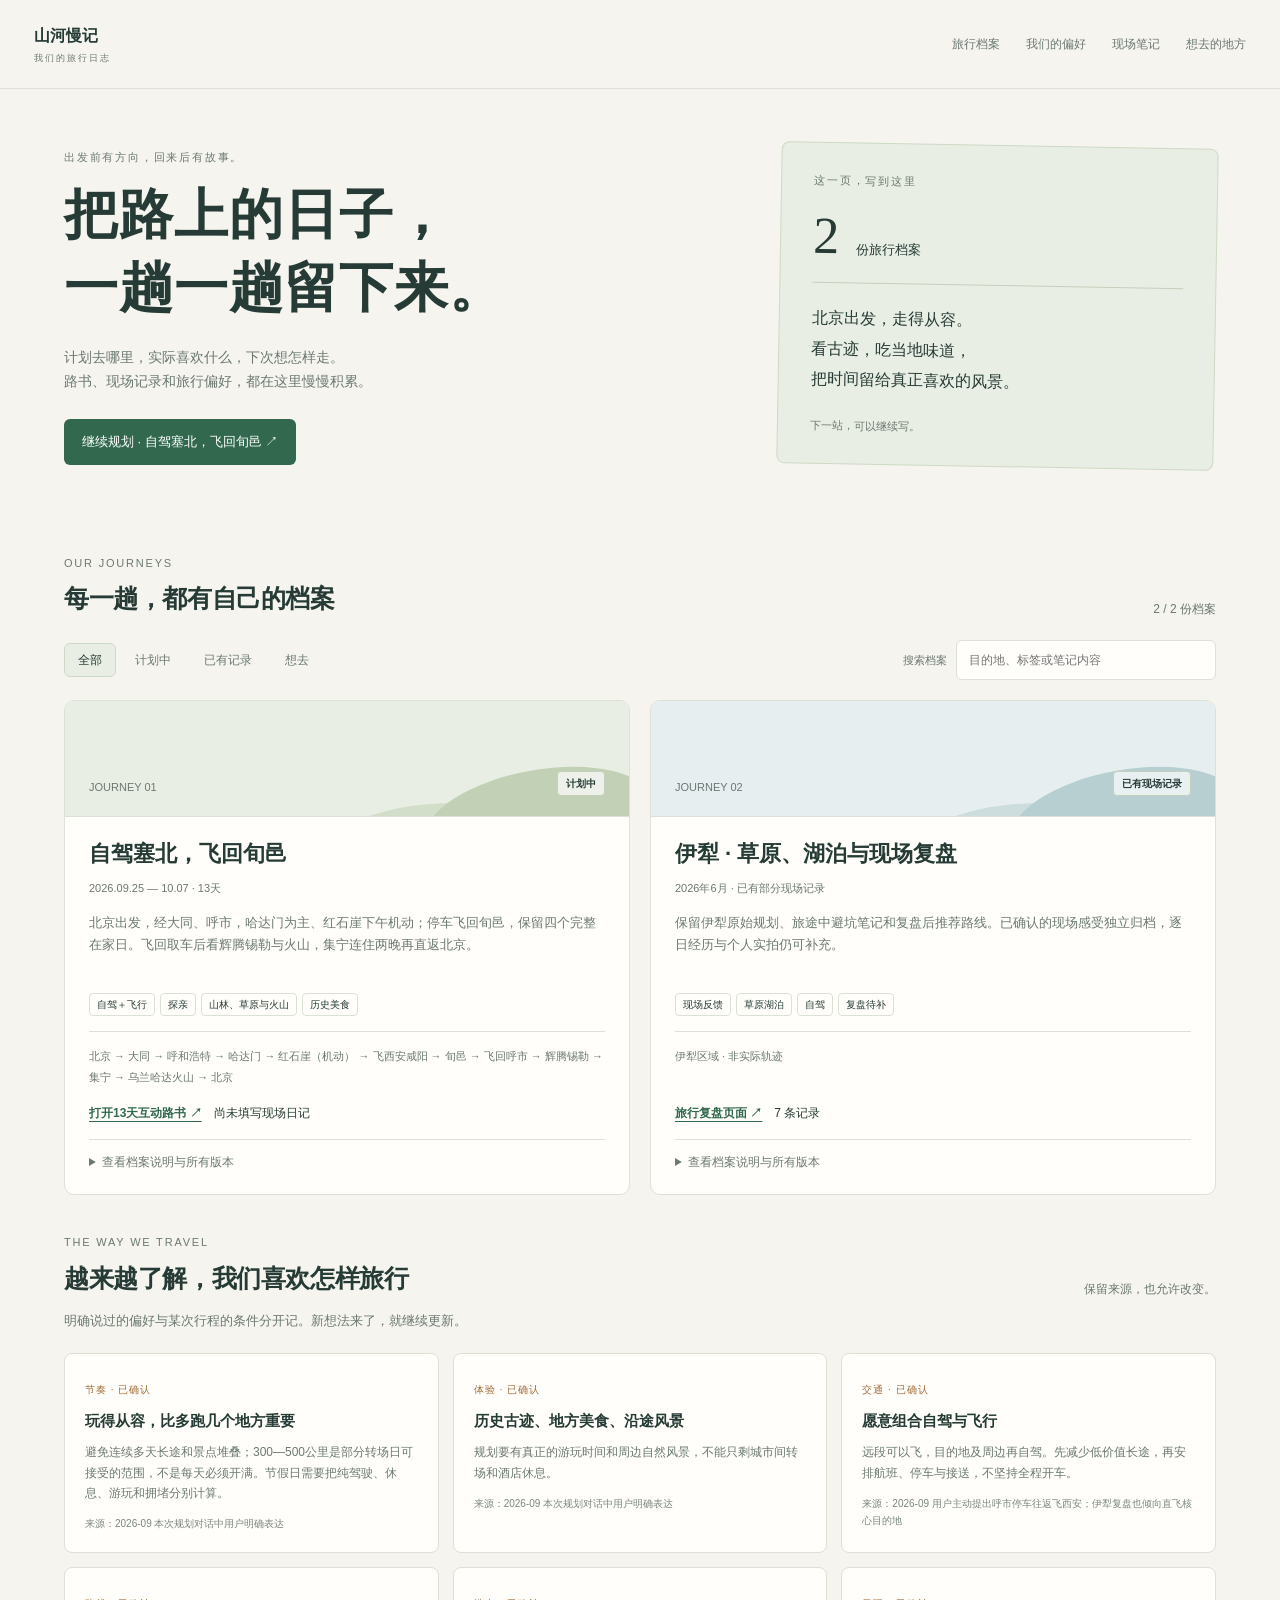
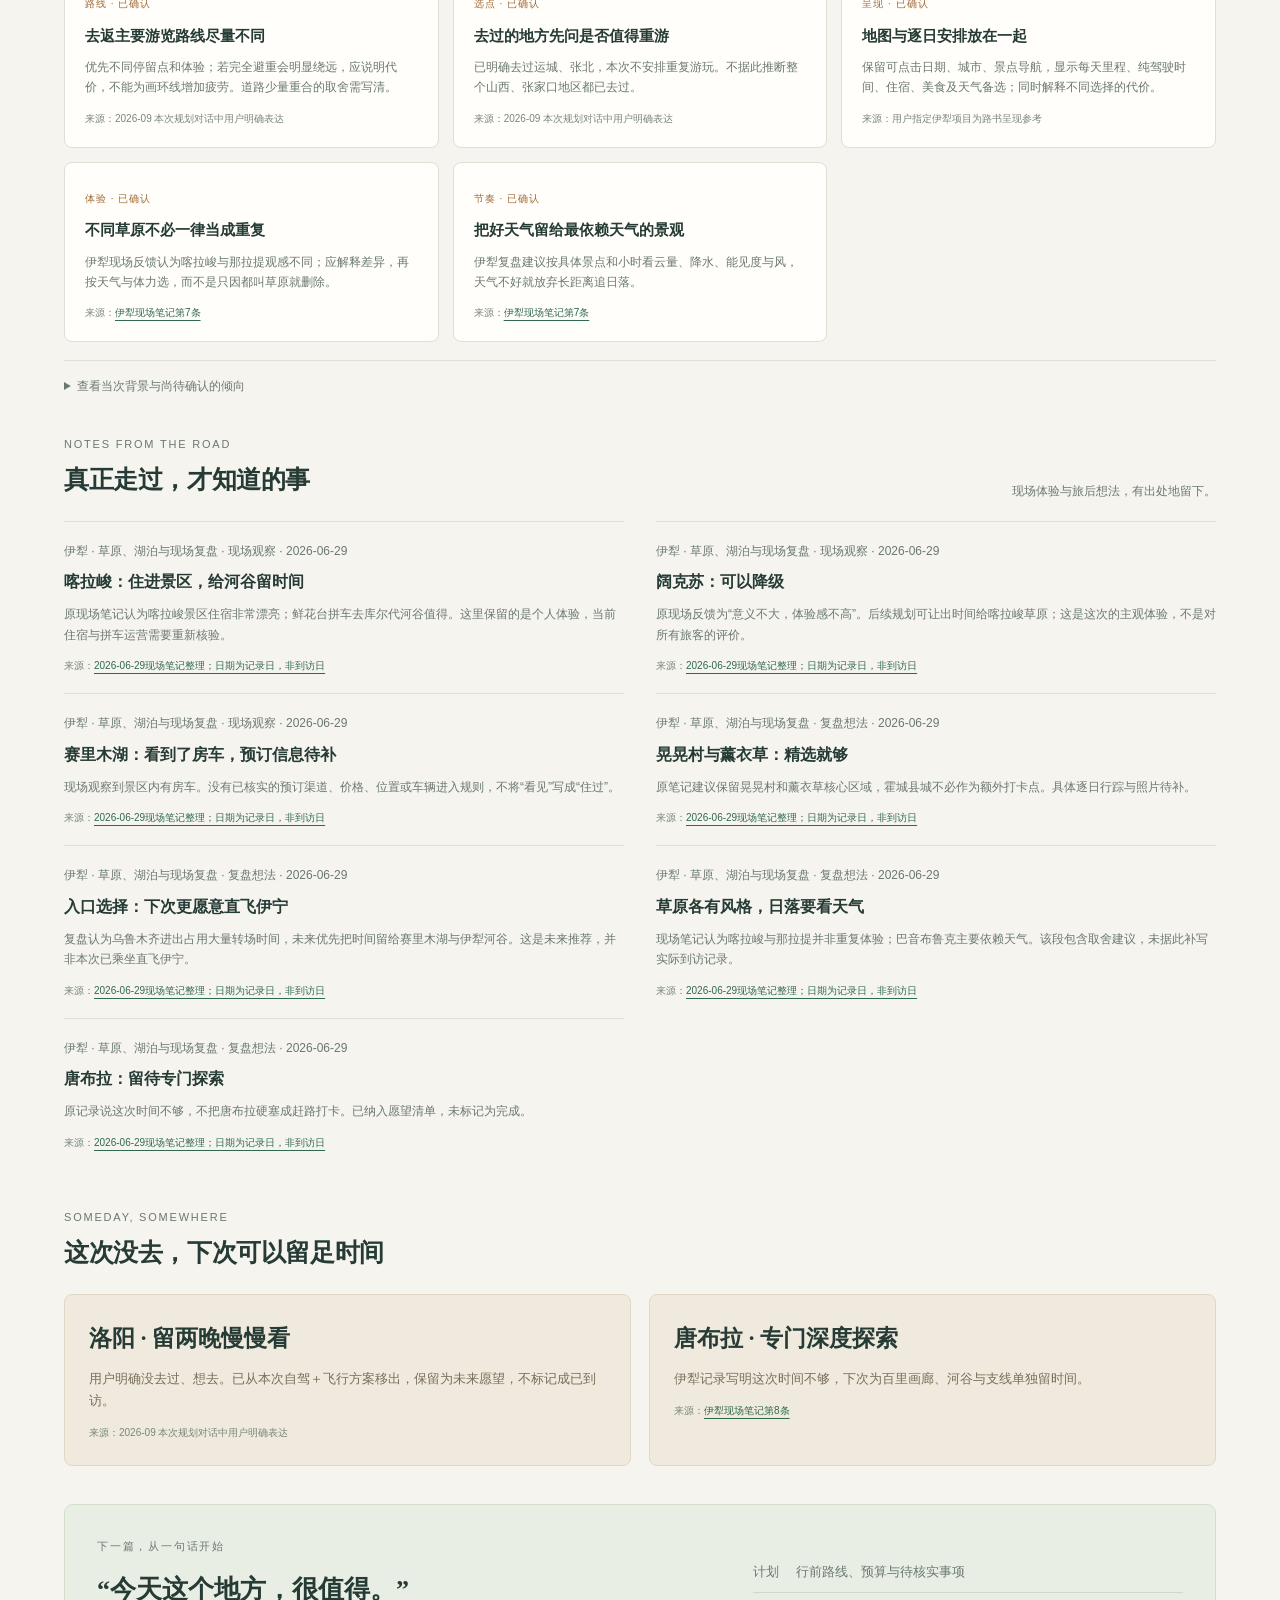
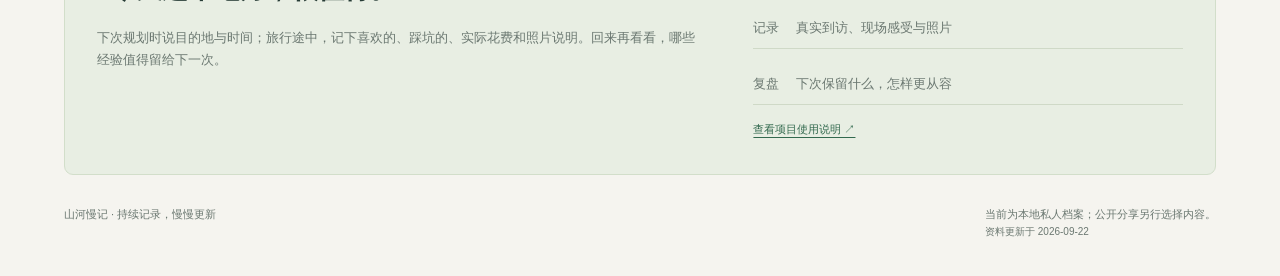
<file: index.html>
<!doctype html>
<html lang="zh-CN">
<head>
  <meta charset="utf-8">
  <meta name="viewport" content="width=device-width,initial-scale=1">
  <meta name="description" content="山河慢记：从行前路书到现场记录，把喜欢的风景、真实体验与下次想去的地方留下来。">
  <link rel="icon" href="data:,">
  <title>山河慢记 · 我们的旅行日志</title>
  <link rel="stylesheet" href="assets/library.css">
  <script defer src="assets/library-data.js"></script>
  <script defer src="assets/library.js"></script>
</head>
<body>
  <header class="site-header"><a class="brand" href="#">山河慢记 <span>我们的旅行日志</span></a><nav aria-label="主导航"><a href="#journeys">旅行档案</a><a href="#preferences">我们的偏好</a><a href="#memories">现场笔记</a><a href="#wishlist">想去的地方</a></nav></header>
  <main>
    <section class="hero"><div><p class="eyebrow">出发前有方向，回来后有故事。</p><h1>把路上的日子，<br>一趟一趟留下来。</h1><p class="lead">计划去哪里，实际喜欢什么，下次想怎样走。<br>路书、现场记录和旅行偏好，都在这里慢慢积累。</p><a class="primary-link" id="continue-trip" href="autumn-homecoming/">继续规划 · 秋日探亲之旅 <span>↗</span></a></div><aside class="notebook"><p class="eyebrow">这一页，写到这里</p><div class="stat-row"><strong id="trip-count">2</strong><span>份旅行档案</span></div><div class="notebook-rule"></div><p>北京出发，走得从容。<br>看古迹，吃当地味道，<br>把时间留给真正喜欢的风景。</p><small>下一站，可以继续写。</small></aside></section>

    <section id="journeys" aria-labelledby="journeys-title"><div class="section-head"><div><p class="eyebrow">OUR JOURNEYS</p><h2 id="journeys-title">每一趟，都有自己的档案</h2></div><p id="result-count" aria-live="polite"></p></div><div class="library-controls"><div class="filter-group" role="group" aria-label="按旅行状态筛选"><button type="button" data-filter="all" aria-pressed="true">全部</button><button type="button" data-filter="planned" aria-pressed="false">计划中</button><button type="button" data-filter="recorded" aria-pressed="false">已有记录</button><button type="button" data-filter="idea" aria-pressed="false">想去</button></div><label class="search-label"><span>搜索档案</span><input id="trip-search" type="search" placeholder="目的地、标签或笔记内容" autocomplete="off"></label></div><div id="trip-grid" class="trip-grid"></div><p id="trip-empty" class="empty" hidden>还没有匹配的旅行，试试别的关键词。</p></section>

    <section id="preferences" aria-labelledby="preferences-title"><div class="section-head"><div><p class="eyebrow">THE WAY WE TRAVEL</p><h2 id="preferences-title">越来越了解，我们喜欢怎样旅行</h2></div><p>保留来源，也允许改变。</p></div><p class="section-intro">明确说过的偏好与某次行程的条件分开记。新想法来了，就继续更新。</p><div id="preference-grid" class="preference-grid"></div><details class="context-details"><summary>查看当次背景与尚待确认的倾向</summary><div id="context-grid" class="preference-grid"></div></details></section>

    <section id="memories" aria-labelledby="memories-title"><div class="section-head"><div><p class="eyebrow">NOTES FROM THE ROAD</p><h2 id="memories-title">真正走过，才知道的事</h2></div><p>现场体验与旅后想法，有出处地留下。</p></div><div id="memory-list" class="memory-list"></div><p id="memory-empty" class="empty" hidden>这一趟还没有现场记录。等真正出发后，再把经历写下来。</p></section>

    <section id="wishlist" aria-labelledby="wishlist-title"><div class="section-head"><div><p class="eyebrow">SOMEDAY, SOMEWHERE</p><h2 id="wishlist-title">这次没去，下次可以留足时间</h2></div></div><div id="wish-grid" class="wish-grid"></div></section>

    <section class="continuation"><div><p class="eyebrow">下一篇，从一句话开始</p><h2>“今天这个地方，很值得。”</h2><p>下次规划时说目的地与时间；旅行途中，记下喜欢的、踩坑的、实际花费和照片说明。回来再看看，哪些经验值得留给下一次。</p></div><div class="continuation-notes"><p><strong>计划</strong><span>行前路线、预算与待核实事项</span></p><p><strong>记录</strong><span>真实到访、现场感受与照片</span></p><p><strong>复盘</strong><span>下次保留什么，怎样更从容</span></p><a href="README.md">查看项目使用说明 ↗</a></div></section>
    <footer><p>山河慢记 · 持续记录，慢慢更新</p><p>当前为本地私人档案；公开分享另行选择内容。<span id="updated-at"></span></p></footer>
    <noscript><p>启用JavaScript查看档案。也可直接打开 <a href="autumn-homecoming/">秋日探亲路书</a>、<a href="travel-journal.html">伊犁复盘</a> 或 <a href="README.md">项目说明</a>。</p></noscript>
  </main>
</body>
</html>
</file>
<file: assets/library.css>
:root{color-scheme:light;--bg:#f5f4ef;--paper:#fffefa;--ink:#263b35;--muted:#6b7871;--line:#dce1d6;--green:#32694e;--sage:#e8eee3;--ochre:#a16c39}*{box-sizing:border-box}html{scroll-behavior:smooth;scroll-padding-top:25px}body{margin:0;color:var(--ink);background:var(--bg);font-family:-apple-system,BlinkMacSystemFont,"PingFang SC","Microsoft YaHei",sans-serif;line-height:1.7}a{color:var(--green);text-underline-offset:4px}button,input{font:inherit}button,a,summary{-webkit-tap-highlight-color:transparent}a:focus-visible,button:focus-visible,input:focus-visible,summary:focus-visible{outline:3px solid #4a8463;outline-offset:4px}button,summary{cursor:pointer}h1,h2,h3,p{margin:0}.site-header{max-width:1280px;margin:auto;padding:22px 34px;display:flex;justify-content:space-between;gap:24px;border-bottom:1px solid var(--line);align-items:center}.brand{font-size:16px;font-weight:650;color:var(--ink);text-decoration:none}.brand span{display:block;font-size:9px;letter-spacing:2px;font-weight:400;color:var(--muted);margin-top:2px}.site-header nav{display:flex;gap:26px;font-size:12px}.site-header nav a{color:var(--muted);text-decoration:none}main{max-width:1212px;padding:0 30px;margin:auto}.hero{display:grid;grid-template-columns:1.5fr 1fr;gap:60px;padding:56px 0 48px;align-items:center}.eyebrow{font-size:11px;letter-spacing:1.8px;color:var(--muted);margin-bottom:12px}.hero h1{font-family:"Songti SC","STSong",serif;font-size:clamp(35px,4.3vw,54px);font-weight:600;line-height:1.35;letter-spacing:1px}.lead{font-size:14px;color:var(--muted);margin-top:22px}.primary-link{display:inline-flex;gap:24px;margin-top:25px;padding:12px 18px;background:var(--green);color:white;text-decoration:none;border-radius:6px;font-size:13px}.notebook{padding:28px 32px;background:var(--sage);border:1px solid #ced9c5;border-radius:8px;transform:rotate(1deg)}.stat-row{display:flex;gap:17px;align-items:baseline}.stat-row strong{font-family:Georgia,serif;font-size:52px;font-weight:400;line-height:1.3}.stat-row span{font-size:13px}.notebook-rule{border-top:1px solid #c4d0bd;margin:13px 0 20px}.notebook>p:not(.eyebrow){font-size:16px;line-height:1.9}.notebook small{display:block;margin-top:22px;font-size:11px;color:var(--muted)}main>section:not(.hero){margin-top:38px}.section-head{display:flex;justify-content:space-between;align-items:flex-end;gap:20px;margin-bottom:20px}.section-head .eyebrow{margin-bottom:5px}.section-head h2{font-size:25px;font-weight:600;letter-spacing:-.4px}.section-head>p{font-size:12px;color:var(--muted)}.library-controls{display:flex;justify-content:space-between;gap:16px;align-items:center;margin-bottom:20px}.filter-group{display:flex;gap:5px}.filter-group button{border:1px solid transparent;border-radius:6px;background:transparent;color:var(--muted);padding:6px 13px;font-size:12px}.filter-group button[aria-pressed=true]{color:var(--ink);background:var(--sage);border-color:#cdd9c6}.search-label{display:flex;align-items:center;gap:9px;font-size:11px;color:var(--muted)}.search-label input{width:260px;border:1px solid var(--line);border-radius:6px;background:var(--paper);font-size:12px;padding:9px 12px;color:var(--ink)}.trip-grid{display:grid;grid-template-columns:repeat(2,minmax(0,1fr));gap:20px}.trip-card{background:var(--paper);border:1px solid var(--line);border-radius:10px;overflow:hidden;display:flex;flex-direction:column}.trip-banner{height:116px;padding:20px 24px;display:flex;justify-content:space-between;align-items:flex-end;background:#e8eee3;border-bottom:1px solid var(--line);position:relative;overflow:hidden}.trip-banner:after{content:"";position:absolute;width:230px;height:100px;right:-25px;bottom:-54px;border-radius:50%;background:#c2d1b5;box-shadow:-130px 14px 0 #d3deca;transform:rotate(-10deg)}.trip-card[data-status=recorded] .trip-banner{background:#e6eef0}.trip-card[data-status=recorded] .trip-banner:after{background:#b7cfd1;box-shadow:-130px 14px 0 #cddddd}.trip-card[data-status=idea] .trip-banner{background:#f1eadd}.trip-banner small{font-size:11px;color:var(--muted);position:relative;z-index:1}.badge{font-size:10px;font-weight:600;border:1px solid #c4d0bc;border-radius:4px;padding:3px 8px;background:#ffffffb3;position:relative;z-index:1}.trip-body{padding:22px 24px;display:flex;flex-direction:column;flex:1}.trip-body h3{font-size:22px;line-height:1.4;font-weight:600}.trip-date{font-size:11px;color:var(--muted);margin:9px 0 14px}.trip-description{font-size:13px;color:var(--muted);min-height:66px}.tags{display:flex;flex-wrap:wrap;gap:5px;margin:15px 0}.tag{font-size:10px;border:1px solid var(--line);padding:2px 7px;border-radius:4px}.route{font-size:11px;color:var(--muted);border-top:1px solid var(--line);padding-top:14px;margin-bottom:16px;line-height:1.9}.trip-actions{margin-top:auto;display:flex;gap:12px;align-items:center;flex-wrap:wrap;font-size:12px}.trip-actions a:first-child{font-weight:600}.trip-details{font-size:12px;margin-top:15px;border-top:1px solid var(--line);padding-top:12px}.trip-details summary{color:var(--muted)}.trip-details p{font-size:11px;color:var(--muted);margin-top:8px}.trip-details ul{padding-left:18px;margin:10px 0}.trip-details li{margin:5px 0}.section-intro{font-size:13px;color:var(--muted);margin:-9px 0 20px}.preference-grid{display:grid;grid-template-columns:repeat(3,minmax(0,1fr));gap:14px}.preference-card{padding:20px;background:var(--paper);border:1px solid var(--line);border-radius:8px}.preference-card .category{font-size:10px;color:var(--ochre);letter-spacing:1px}.preference-card h3{font-size:15px;margin:7px 0 9px}.preference-card p{font-size:12px;color:var(--muted)}.source{font-size:10px!important;margin-top:12px;color:#7b867e!important}.context-details{margin-top:18px;font-size:12px;color:var(--muted);border-top:1px solid var(--line);padding-top:15px}.context-details .preference-grid{margin-top:15px}.memory-list{display:grid;grid-template-columns:repeat(2,minmax(0,1fr));gap:0 32px}.memory{padding:19px 0;border-top:1px solid var(--line)}.memory-meta{font-size:10px;color:var(--ochre);margin-bottom:7px}.memory h3{font-size:16px;margin-bottom:9px}.memory>p{font-size:12px;color:var(--muted)}.wish-grid{display:grid;grid-template-columns:repeat(2,minmax(0,1fr));gap:18px}.wish{padding:24px;background:#efeadd;border:1px solid #e0d7c5;border-radius:8px}.wish h3{font-family:"Songti SC",serif;font-size:23px;font-weight:600;margin-bottom:10px}.wish p{color:#796e59;font-size:13px}.continuation{display:grid;grid-template-columns:1.4fr 1fr;gap:55px;padding:32px;background:#e8eee3;border-radius:9px;border:1px solid #d2deca}.continuation h2{font-size:26px;font-family:"Songti SC",serif}.continuation>div>p:not(.eyebrow){font-size:13px;color:var(--muted);margin-top:15px}.continuation-notes p{display:flex;gap:17px;border-bottom:1px solid #cfd9c7;padding:9px 0;font-size:12px}.continuation-notes strong{font-weight:500;white-space:nowrap}.continuation-notes span{color:var(--muted)}.continuation-notes a{display:inline-block;font-size:11px;margin-top:15px}.empty{padding:28px;border:1px dashed #ccd5c7;border-radius:8px;color:var(--muted);font-size:13px}.empty[hidden]{display:none}footer{padding:30px 0 36px;font-size:11px;color:var(--muted);display:flex;justify-content:space-between;gap:20px}footer span{display:block;font-size:10px}button:hover{filter:brightness(.97)}a:hover{text-decoration:underline}@media(max-width:900px){.hero{gap:30px}.preference-grid{grid-template-columns:repeat(2,minmax(0,1fr))}.site-header nav{gap:13px}.continuation{gap:25px}}@media(max-width:640px){.site-header{padding:18px 19px;align-items:flex-start}.site-header nav{gap:8px;flex-wrap:wrap;max-width:145px;font-size:10px}.brand{font-size:14px}.brand span{font-size:7px}main{padding:0 18px}.hero{grid-template-columns:1fr;padding:32px 0 10px;gap:25px}.hero h1{font-size:39px}.notebook{padding:19px 23px;transform:none}.notebook>p:not(.eyebrow){font-size:14px}.notebook small{margin-top:10px}.stat-row strong{font-size:36px}.notebook-rule{margin:9px 0 13px}.section-head{align-items:flex-start}.section-head h2{font-size:22px}.section-head>p{font-size:10px;max-width:90px}.library-controls{align-items:stretch;flex-direction:column}.filter-group button{padding:7px 12px}.search-label{display:block}.search-label>span{display:none}.search-label input{width:100%}.trip-grid,.preference-grid,.memory-list,.wish-grid,.continuation{grid-template-columns:1fr}.trip-banner{height:92px}.trip-body{padding:20px}.trip-body h3{font-size:21px}.trip-description{min-height:0}.continuation{padding:24px;gap:17px}.continuation h2{font-size:23px}footer{display:block}footer p+p{margin-top:8px}}@media(prefers-reduced-motion:reduce){html{scroll-behavior:auto}}
</file>
